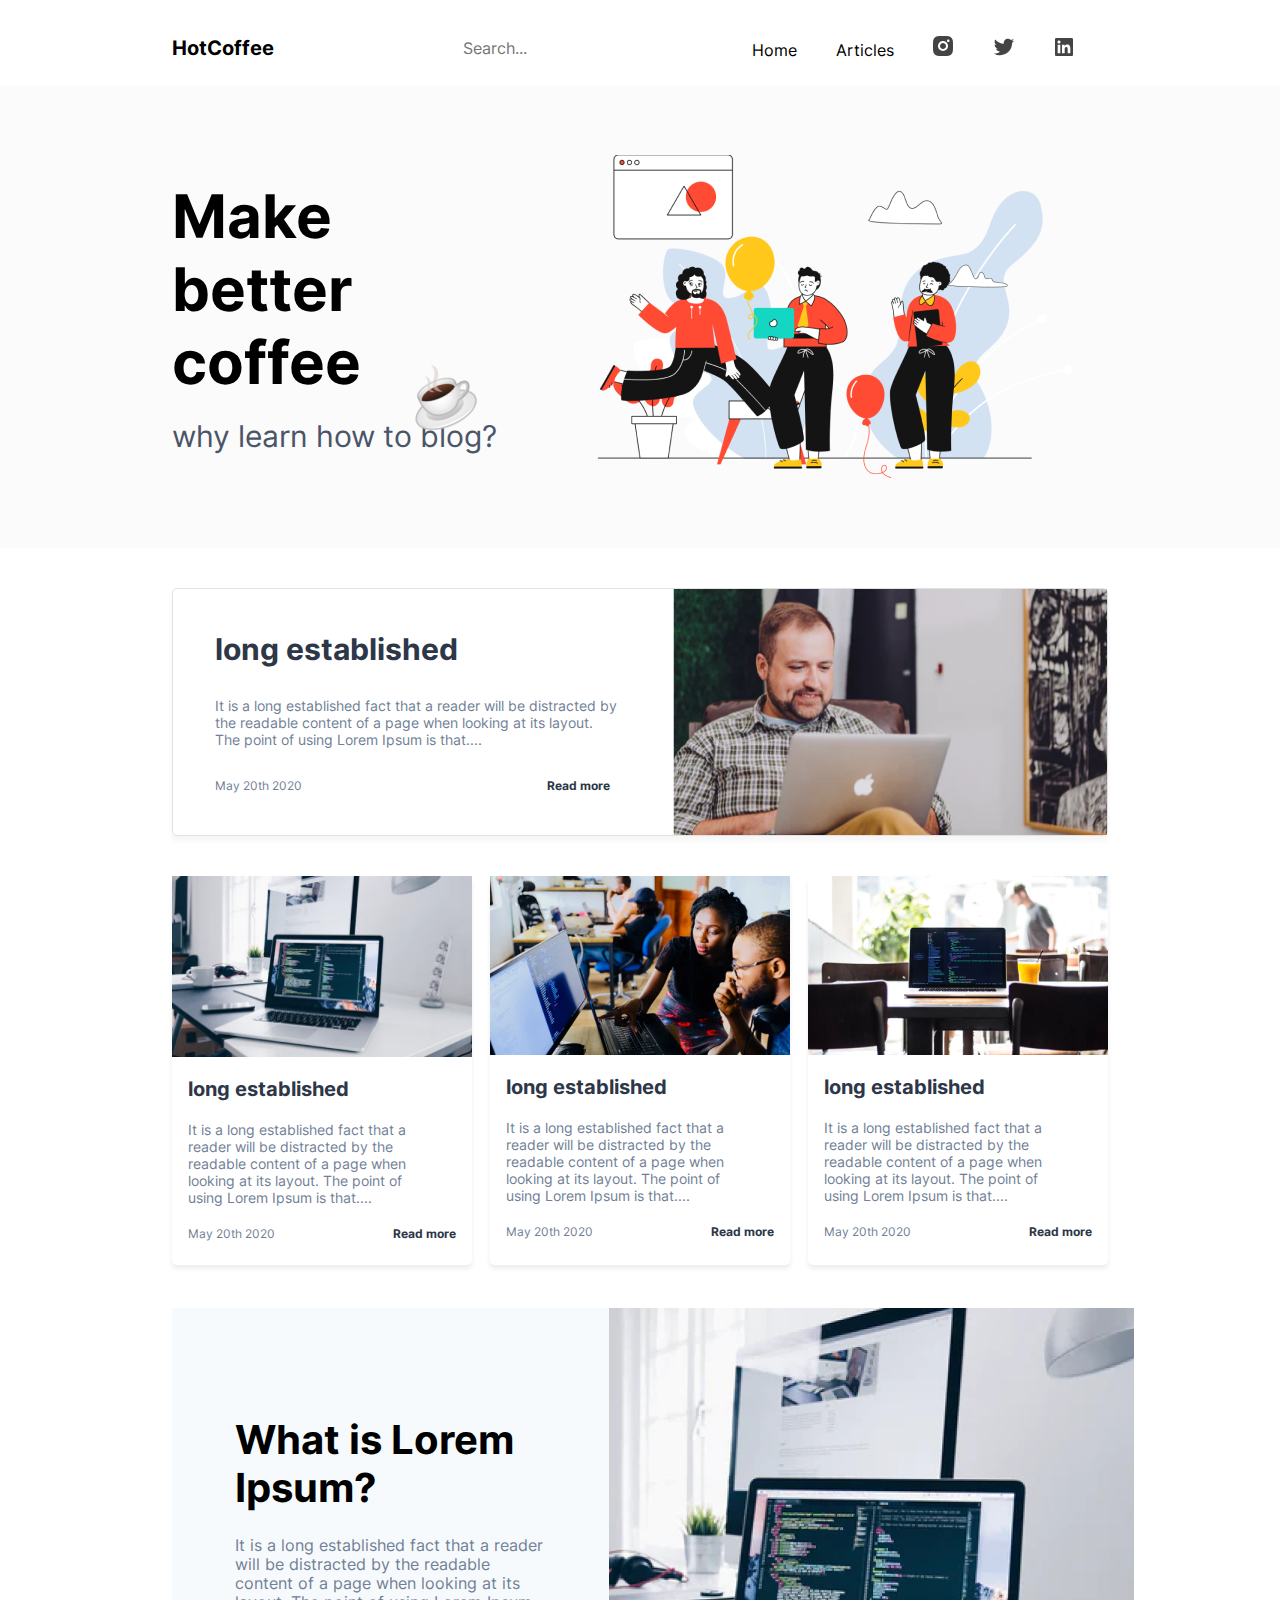
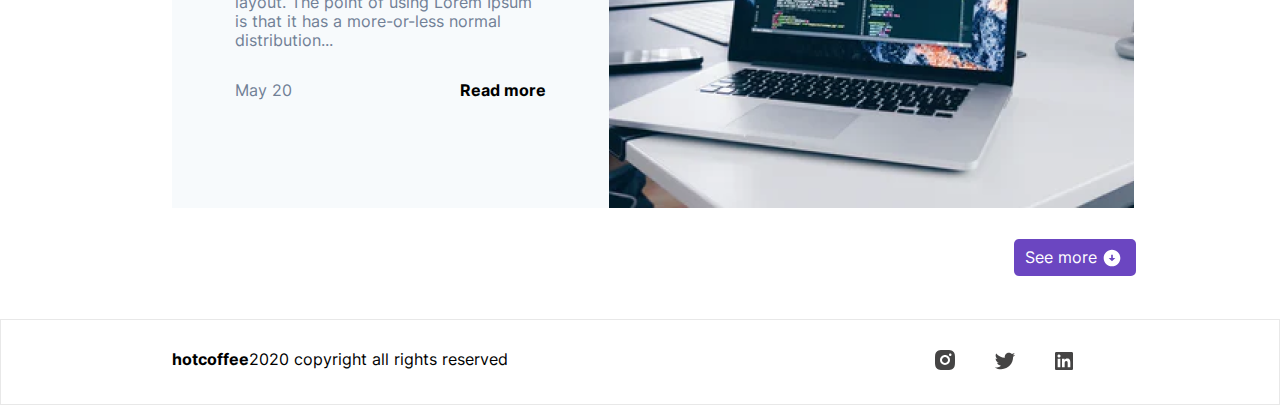
<file: index.html>
<!DOCTYPE html>
<html lang="en">
<head>
    <meta charset="UTF-8">
    <meta http-equiv="X-UA-Compatible" content="IE=edge">
    <meta name="viewport" content="width=device-width, initial-scale=1.0">
    <link rel="stylesheet" href="./style/style.css">
    <title>Document</title>
</head>
<body>
    <nav class="nav">
        <div class="container">
            <div class="nav__content">
                <h1 class="nav__title">HotCoffee</h1>
                <svg class="nav__poisk" width="18" height="18" viewBox="0 0 18 18" fill="none" xmlns="http://www.w3.org/2000/svg">
                    <path d="M14.0258 12.8475L17.595 16.4159L16.4158 17.595L12.8475 14.0259C11.5198 15.0902 9.86834 15.6691 8.16667 15.6667C4.02667 15.6667 0.666672 12.3067 0.666672 8.16669C0.666672 4.02669 4.02667 0.666687 8.16667 0.666687C12.3067 0.666687 15.6667 4.02669 15.6667 8.16669C15.6691 9.86835 15.0902 11.5198 14.0258 12.8475ZM12.3542 12.2292C13.4118 11.1416 14.0024 9.68371 14 8.16669C14 4.94335 11.3892 2.33335 8.16667 2.33335C4.94334 2.33335 2.33334 4.94335 2.33334 8.16669C2.33334 11.3892 4.94334 14 8.16667 14C9.6837 14.0024 11.1416 13.4118 12.2292 12.3542L12.3542 12.2292Z" fill="black"/>
                    </svg>  
                <p><input class="nav__search" placeholder="Search..."  type ="text" ></p>
                <ul class="nav__list">
                    <li>
                        <a href="" class="nav__link">Home</a>
                        <a href="" class="nav__link">Articles</a>
                        <a href="" class="nav__link">
                            <svg width="20" height="20" viewBox="0 0 20 20" fill="none" xmlns="http://www.w3.org/2000/svg">
                            <path d="M10 0C12.717 0 13.056 0.00999994 14.122 0.0599999C15.187 0.11 15.912 0.277 16.55 0.525C17.21 0.779 17.766 1.123 18.322 1.678C18.8305 2.1779 19.224 2.78259 19.475 3.45C19.722 4.087 19.89 4.813 19.94 5.878C19.987 6.944 20 7.283 20 10C20 12.717 19.99 13.056 19.94 14.122C19.89 15.187 19.722 15.912 19.475 16.55C19.2247 17.2178 18.8311 17.8226 18.322 18.322C17.822 18.8303 17.2173 19.2238 16.55 19.475C15.913 19.722 15.187 19.89 14.122 19.94C13.056 19.987 12.717 20 10 20C7.283 20 6.944 19.99 5.878 19.94C4.813 19.89 4.088 19.722 3.45 19.475C2.78233 19.2245 2.17753 18.8309 1.678 18.322C1.16941 17.8222 0.775931 17.2175 0.525 16.55C0.277 15.913 0.11 15.187 0.0599999 14.122C0.0129999 13.056 0 12.717 0 10C0 7.283 0.00999994 6.944 0.0599999 5.878C0.11 4.812 0.277 4.088 0.525 3.45C0.775236 2.78218 1.1688 2.17732 1.678 1.678C2.17767 1.16923 2.78243 0.775729 3.45 0.525C4.088 0.277 4.812 0.11 5.878 0.0599999C6.944 0.0129999 7.283 0 10 0ZM10 5C8.67392 5 7.40215 5.52678 6.46447 6.46447C5.52678 7.40215 5 8.67392 5 10C5 11.3261 5.52678 12.5979 6.46447 13.5355C7.40215 14.4732 8.67392 15 10 15C11.3261 15 12.5979 14.4732 13.5355 13.5355C14.4732 12.5979 15 11.3261 15 10C15 8.67392 14.4732 7.40215 13.5355 6.46447C12.5979 5.52678 11.3261 5 10 5ZM16.5 4.75C16.5 4.41848 16.3683 4.10054 16.1339 3.86612C15.8995 3.6317 15.5815 3.5 15.25 3.5C14.9185 3.5 14.6005 3.6317 14.3661 3.86612C14.1317 4.10054 14 4.41848 14 4.75C14 5.08152 14.1317 5.39946 14.3661 5.63388C14.6005 5.8683 14.9185 6 15.25 6C15.5815 6 15.8995 5.8683 16.1339 5.63388C16.3683 5.39946 16.5 5.08152 16.5 4.75ZM10 7C10.7956 7 11.5587 7.31607 12.1213 7.87868C12.6839 8.44129 13 9.20435 13 10C13 10.7956 12.6839 11.5587 12.1213 12.1213C11.5587 12.6839 10.7956 13 10 13C9.20435 13 8.44129 12.6839 7.87868 12.1213C7.31607 11.5587 7 10.7956 7 10C7 9.20435 7.31607 8.44129 7.87868 7.87868C8.44129 7.31607 9.20435 7 10 7Z" fill="#454444"/>
                            </svg>
                        </a>
                        <a href="" class="nav__link">
                            <svg width="22" height="18" viewBox="0 0 22 18" fill="none" xmlns="http://www.w3.org/2000/svg">
                                <path d="M21.162 2.65599C20.3986 2.99368 19.589 3.21546 18.76 3.31399C19.6337 2.79142 20.2877 1.969 20.6 0.999988C19.78 1.48799 18.881 1.82999 17.944 2.01499C17.3146 1.34157 16.4804 0.894951 15.5709 0.744572C14.6615 0.594194 13.7279 0.748479 12.9153 1.18344C12.1026 1.6184 11.4564 2.30967 11.0771 3.14978C10.6978 3.98989 10.6067 4.93177 10.818 5.82899C9.1551 5.74564 7.52832 5.31351 6.04328 4.56065C4.55823 3.80779 3.24812 2.75104 2.19799 1.45899C1.82628 2.09744 1.63095 2.82321 1.63199 3.56199C1.63199 5.01199 2.36999 6.29299 3.49199 7.04299C2.828 7.02208 2.17862 6.84277 1.59799 6.51999V6.57199C1.59819 7.53769 1.93236 8.4736 2.54384 9.22105C3.15532 9.96849 4.00647 10.4815 4.95299 10.673C4.33661 10.84 3.6903 10.8646 3.06299 10.745C3.32986 11.5762 3.85 12.3032 4.55058 12.8241C5.25117 13.345 6.09712 13.6338 6.96999 13.65C6.10247 14.3313 5.10917 14.835 4.04687 15.1322C2.98458 15.4293 1.87412 15.5142 0.778992 15.382C2.69069 16.6114 4.91609 17.2641 7.18899 17.262C14.882 17.262 19.089 10.889 19.089 5.36199C19.089 5.18199 19.084 4.99999 19.076 4.82199C19.8949 4.23016 20.6016 3.49701 21.163 2.65699L21.162 2.65599Z" fill="#454444"/>
                                </svg>
                        </a>
                        <a href="" class="nav__link">
                            <svg width="18" height="18" viewBox="0 0 18 18" fill="none" xmlns="http://www.w3.org/2000/svg">
                                <path d="M15.335 15.339H12.67V11.162C12.67 10.166 12.65 8.884 11.28 8.884C9.891 8.884 9.679 9.968 9.679 11.089V15.339H7.013V6.75H9.573V7.92H9.608C9.966 7.246 10.836 6.533 12.136 6.533C14.836 6.533 15.336 8.311 15.336 10.624V15.339H15.335ZM4.003 5.575C3.79956 5.57526 3.59806 5.53537 3.41006 5.45761C3.22207 5.37984 3.05127 5.26574 2.90746 5.12184C2.76365 4.97793 2.64965 4.80706 2.57201 4.61901C2.49437 4.43097 2.4546 4.22944 2.455 4.026C2.4552 3.71983 2.54618 3.4206 2.71644 3.16615C2.8867 2.91169 3.12859 2.71343 3.41153 2.59645C3.69447 2.47947 4.00574 2.44902 4.30598 2.50894C4.60622 2.56886 4.88196 2.71648 5.09831 2.93311C5.31466 3.14974 5.46191 3.42566 5.52145 3.72598C5.58099 4.0263 5.55013 4.33753 5.43278 4.62032C5.31543 4.9031 5.11687 5.14474 4.86219 5.31467C4.60751 5.4846 4.30817 5.5752 4.002 5.575H4.003ZM5.339 15.339H2.666V6.75H5.34V15.339H5.339ZM16.67 0H1.329C0.593 0 0 0.58 0 1.297V16.703C0 17.42 0.594 18 1.328 18H16.666C17.4 18 18 17.42 18 16.703V1.297C18 0.58 17.4 0 16.666 0H16.669H16.67Z" fill="#454444"/>
                                </svg>
                        </a>
                  </li>
                </ul>
            </div>
        </div>
    </nav>
    <header class="header">
        <div class="container">
            <div class="header__content">
                <div class="header__content-second">
                <h1 class="header__title">Make better coffee</h1>
                <img src="./img/header.png" alt="" class="header__img">
                <span class="header__span">why learn how to blog?</span>
            </div>
                <img src="./img/header__img.png" alt="" class="header__bg">
            </div>
        </div>
    </header>
    <main class="main">
        <div class="container">
            <section class="main__content">
                <div class="main__content-second">
                <h1 class="main__title">long established</h1>
                <p class="main__txt">It is a long established fact that a reader will be distracted by the readable content of a page when looking at its layout. The point of using Lorem Ipsum is that....</p>
                <div class="main__nav">
                    <p class="main__text">May 20th 2020</p>
                <a href="./index1.html" class="main__link">Read more</a>
                </div>
                </div>
                <img src="./img/main.png" alt="" class="main__img">
            </section>
            <section class="cards">
                <div class="card__comp">
                    <img src="./img/card1.png" alt="">
                    <h3 class="card__title">long established</h3>
                    <p class="card__txt">It is a long established fact that a reader will be distracted by the readable content of a page when looking at its layout. The point of using Lorem Ipsum is that....</p>
                    <div class="card__botton">
                        <p class="card__text">May 20th 2020</p>
                        <a href="" class="card__link">Read more</a>
                    </div>
                </div>
                <div class="card__comp">
                    <img src="./img/card2.png" alt="">
                    <h3 class="card__title">long established</h3>
                    <p class="card__txt">It is a long established fact that a reader will be distracted by the readable content of a page when looking at its layout. The point of using Lorem Ipsum is that....</p>
                    <div class="card__botton">
                        <p class="card__text">May 20th 2020</p>
                        <a href="" class="card__link">Read more</a>
                    </div>
                </div>
                <div class="card__comp">
                    <img src="./img/card3.png" alt="">
                    <h3 class="card__title">long established</h3>
                    <p class="card__txt">It is a long established fact that a reader will be distracted by the readable content of a page when looking at its layout. The point of using Lorem Ipsum is that....</p>
                    <div class="card__botton">
                        <p class="card__text">May 20th 2020</p>
                        <a href="" class="card__link">Read more</a>
                    </div>
                </div>
            </section>
            <div class="lorem">
                <div class="ipsum">
                    <h1 class="lorem__title">What is Lorem Ipsum?</h1>
                    <p class="lorem__txt">It is a long established fact that a reader will be distracted by the readable content of a page when looking at its layout. The point of using Lorem Ipsum is that it has a more-or-less normal distribution...</p>
                    <div class="read">
                        <p class="lorem__text">May 20</p>
                        <a href="" class="lorem__link">Read more</a>
                    </div>
                </div>  
                <img src="./img/comp.png" alt="">
            </div>
            <div class="button">
                <a href="" class="main__btn btn">See more <svg width="18" height="18" viewBox="0 0 18 18" fill="none" xmlns="http://www.w3.org/2000/svg">
                    <path d="M8.99999 0.666626C13.6 0.666626 17.3333 4.39996 17.3333 8.99996C17.3333 13.6 13.6 17.3333 8.99999 17.3333C4.39999 17.3333 0.666656 13.6 0.666656 8.99996C0.666656 4.39996 4.39999 0.666626 8.99999 0.666626ZM9.83332 8.99996V5.66663H8.16666V8.99996H5.66666L8.99999 12.3333L12.3333 8.99996H9.83332Z" fill="white"/>
                    </svg>
                 </a>
            </div>
        </div>

    </main>
    <footer>
        <div class="container">
            <div class="footer__content">
                <p class="footer__txt"><b>hotcoffee</b>2020 copyright all rights reserved</p>
                <ul class="footer__list">
                    <li>
                        <a href="" class="footer__link">
                        <svg width="20" height="20" viewBox="0 0 20 20" fill="none" xmlns="http://www.w3.org/2000/svg">
                        <path d="M10 0C12.717 0 13.056 0.00999994 14.122 0.0599999C15.187 0.11 15.912 0.277 16.55 0.525C17.21 0.779 17.766 1.123 18.322 1.678C18.8305 2.1779 19.224 2.78259 19.475 3.45C19.722 4.087 19.89 4.813 19.94 5.878C19.987 6.944 20 7.283 20 10C20 12.717 19.99 13.056 19.94 14.122C19.89 15.187 19.722 15.912 19.475 16.55C19.2247 17.2178 18.8311 17.8226 18.322 18.322C17.822 18.8303 17.2173 19.2238 16.55 19.475C15.913 19.722 15.187 19.89 14.122 19.94C13.056 19.987 12.717 20 10 20C7.283 20 6.944 19.99 5.878 19.94C4.813 19.89 4.088 19.722 3.45 19.475C2.78233 19.2245 2.17753 18.8309 1.678 18.322C1.16941 17.8222 0.775931 17.2175 0.525 16.55C0.277 15.913 0.11 15.187 0.0599999 14.122C0.0129999 13.056 0 12.717 0 10C0 7.283 0.00999994 6.944 0.0599999 5.878C0.11 4.812 0.277 4.088 0.525 3.45C0.775236 2.78218 1.1688 2.17732 1.678 1.678C2.17767 1.16923 2.78243 0.775729 3.45 0.525C4.088 0.277 4.812 0.11 5.878 0.0599999C6.944 0.0129999 7.283 0 10 0ZM10 5C8.67392 5 7.40215 5.52678 6.46447 6.46447C5.52678 7.40215 5 8.67392 5 10C5 11.3261 5.52678 12.5979 6.46447 13.5355C7.40215 14.4732 8.67392 15 10 15C11.3261 15 12.5979 14.4732 13.5355 13.5355C14.4732 12.5979 15 11.3261 15 10C15 8.67392 14.4732 7.40215 13.5355 6.46447C12.5979 5.52678 11.3261 5 10 5ZM16.5 4.75C16.5 4.41848 16.3683 4.10054 16.1339 3.86612C15.8995 3.6317 15.5815 3.5 15.25 3.5C14.9185 3.5 14.6005 3.6317 14.3661 3.86612C14.1317 4.10054 14 4.41848 14 4.75C14 5.08152 14.1317 5.39946 14.3661 5.63388C14.6005 5.8683 14.9185 6 15.25 6C15.5815 6 15.8995 5.8683 16.1339 5.63388C16.3683 5.39946 16.5 5.08152 16.5 4.75ZM10 7C10.7956 7 11.5587 7.31607 12.1213 7.87868C12.6839 8.44129 13 9.20435 13 10C13 10.7956 12.6839 11.5587 12.1213 12.1213C11.5587 12.6839 10.7956 13 10 13C9.20435 13 8.44129 12.6839 7.87868 12.1213C7.31607 11.5587 7 10.7956 7 10C7 9.20435 7.31607 8.44129 7.87868 7.87868C8.44129 7.31607 9.20435 7 10 7Z" fill="#454444"/>
                        </svg>
                    </a>
                        <a href="" class="footer__link">
                            <svg width="22" height="18" viewBox="0 0 22 18" fill="none" xmlns="http://www.w3.org/2000/svg">
                            <path d="M21.162 2.65599C20.3986 2.99368 19.589 3.21546 18.76 3.31399C19.6337 2.79142 20.2877 1.969 20.6 0.999988C19.78 1.48799 18.881 1.82999 17.944 2.01499C17.3146 1.34157 16.4804 0.894951 15.5709 0.744572C14.6615 0.594194 13.7279 0.748479 12.9153 1.18344C12.1026 1.6184 11.4564 2.30967 11.0771 3.14978C10.6978 3.98989 10.6067 4.93177 10.818 5.82899C9.1551 5.74564 7.52832 5.31351 6.04328 4.56065C4.55823 3.80779 3.24812 2.75104 2.19799 1.45899C1.82628 2.09744 1.63095 2.82321 1.63199 3.56199C1.63199 5.01199 2.36999 6.29299 3.49199 7.04299C2.828 7.02208 2.17862 6.84277 1.59799 6.51999V6.57199C1.59819 7.53769 1.93236 8.4736 2.54384 9.22105C3.15532 9.96849 4.00647 10.4815 4.95299 10.673C4.33661 10.84 3.6903 10.8646 3.06299 10.745C3.32986 11.5762 3.85 12.3032 4.55058 12.8241C5.25117 13.345 6.09712 13.6338 6.96999 13.65C6.10247 14.3313 5.10917 14.835 4.04687 15.1322C2.98458 15.4293 1.87412 15.5142 0.778992 15.382C2.69069 16.6114 4.91609 17.2641 7.18899 17.262C14.882 17.262 19.089 10.889 19.089 5.36199C19.089 5.18199 19.084 4.99999 19.076 4.82199C19.8949 4.23016 20.6016 3.49701 21.163 2.65699L21.162 2.65599Z" fill="#454444"/>
                            </svg>
                        </a>
                        <a href="" class="footer__link">
                            <svg width="18" height="18" viewBox="0 0 18 18" fill="none" xmlns="http://www.w3.org/2000/svg">
                                <path d="M15.335 15.339H12.67V11.162C12.67 10.166 12.65 8.884 11.28 8.884C9.891 8.884 9.679 9.968 9.679 11.089V15.339H7.013V6.75H9.573V7.92H9.608C9.966 7.246 10.836 6.533 12.136 6.533C14.836 6.533 15.336 8.311 15.336 10.624V15.339H15.335ZM4.003 5.575C3.79956 5.57526 3.59806 5.53537 3.41006 5.45761C3.22207 5.37984 3.05127 5.26574 2.90746 5.12184C2.76365 4.97793 2.64965 4.80706 2.57201 4.61901C2.49437 4.43097 2.4546 4.22944 2.455 4.026C2.4552 3.71983 2.54618 3.4206 2.71644 3.16615C2.8867 2.91169 3.12859 2.71343 3.41153 2.59645C3.69447 2.47947 4.00574 2.44902 4.30598 2.50894C4.60622 2.56886 4.88196 2.71648 5.09831 2.93311C5.31466 3.14974 5.46191 3.42566 5.52145 3.72598C5.58099 4.0263 5.55013 4.33753 5.43278 4.62032C5.31543 4.9031 5.11687 5.14474 4.86219 5.31467C4.60751 5.4846 4.30817 5.5752 4.002 5.575H4.003ZM5.339 15.339H2.666V6.75H5.34V15.339H5.339ZM16.67 0H1.329C0.593 0 0 0.58 0 1.297V16.703C0 17.42 0.594 18 1.328 18H16.666C17.4 18 18 17.42 18 16.703V1.297C18 0.58 17.4 0 16.666 0H16.669H16.67Z" fill="#454444"/>
                                </svg>
                        </a>
                    </li>
                </ul>
            </div>
        </div>
    </footer>
</body>
</html>
</file>
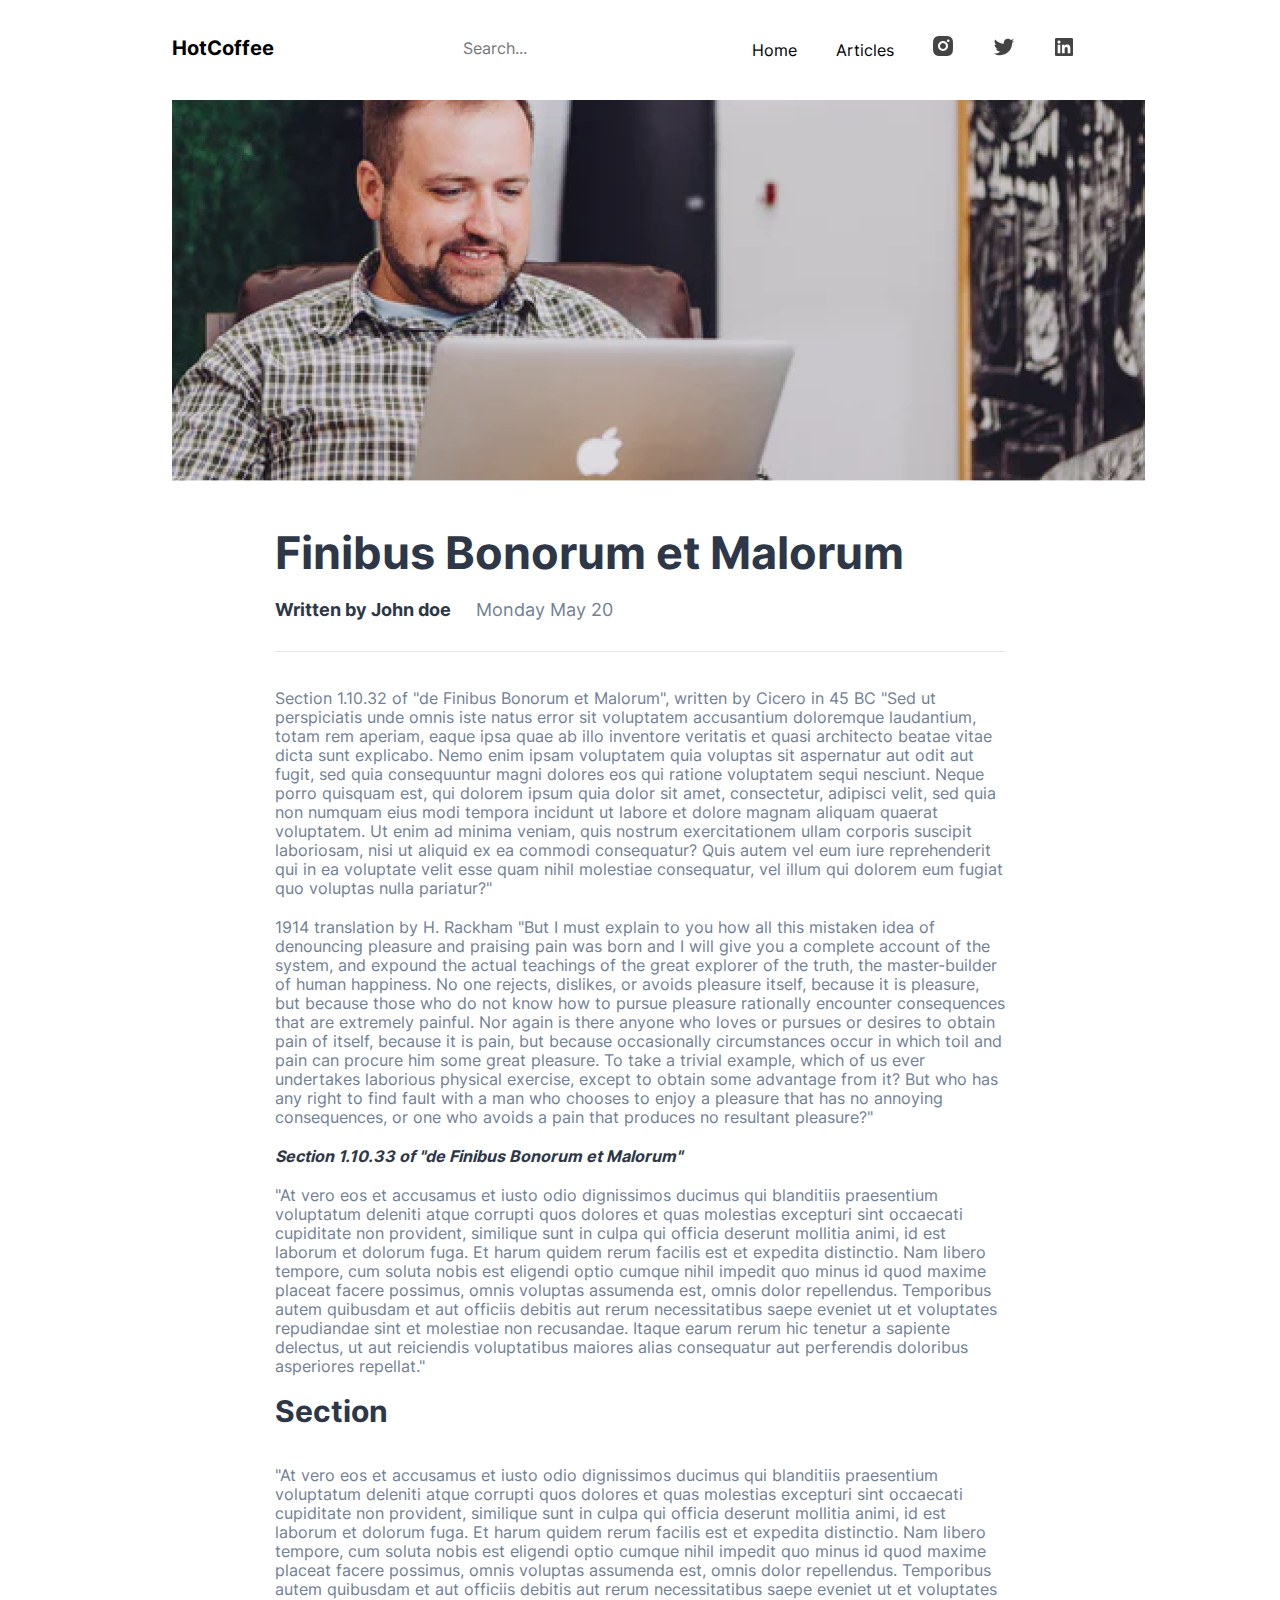
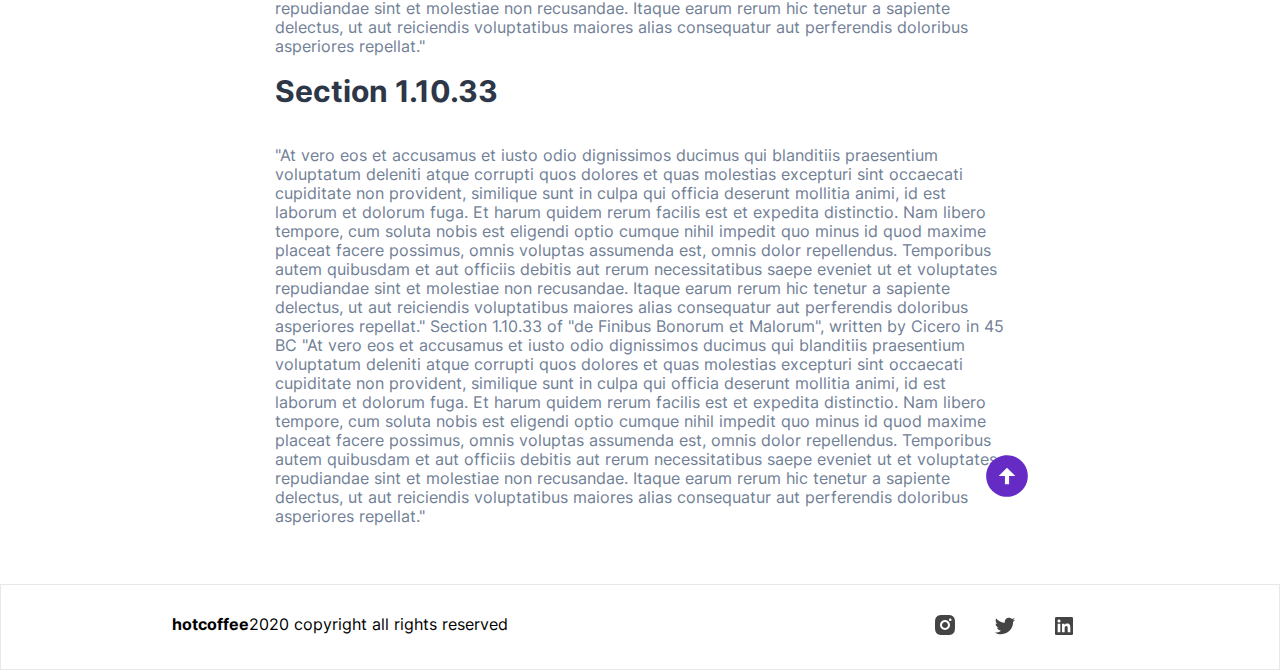
<file: index1.html>
<!DOCTYPE html>
<html lang="en">
<head>
    <meta charset="UTF-8">
    <meta http-equiv="X-UA-Compatible" content="IE=edge">
    <meta name="viewport" content="width=device-width, initial-scale=1.0">
    <link rel="stylesheet" href="./style/style.css">
    <title>Document</title>
</head>
<body>
    <nav class="nav" id="header">
        <div class="container">
            <div class="nav__content">
                <h1 class="nav__title">HotCoffee</h1>
                <svg class="nav__poisk" width="18" height="18" viewBox="0 0 18 18" fill="none" xmlns="http://www.w3.org/2000/svg">
                    <path d="M14.0258 12.8475L17.595 16.4159L16.4158 17.595L12.8475 14.0259C11.5198 15.0902 9.86834 15.6691 8.16667 15.6667C4.02667 15.6667 0.666672 12.3067 0.666672 8.16669C0.666672 4.02669 4.02667 0.666687 8.16667 0.666687C12.3067 0.666687 15.6667 4.02669 15.6667 8.16669C15.6691 9.86835 15.0902 11.5198 14.0258 12.8475ZM12.3542 12.2292C13.4118 11.1416 14.0024 9.68371 14 8.16669C14 4.94335 11.3892 2.33335 8.16667 2.33335C4.94334 2.33335 2.33334 4.94335 2.33334 8.16669C2.33334 11.3892 4.94334 14 8.16667 14C9.6837 14.0024 11.1416 13.4118 12.2292 12.3542L12.3542 12.2292Z" fill="black"/>
                    </svg>  
                <p><input class="nav__search" placeholder="Search..."  type ="text" ></p>
                <ul class="nav__list">
                    <li>
                        <a href="./index.html" class="nav__link">Home</a>
                        <a href="" class="nav__link">Articles</a>
                        <a href="" class="nav__link">
                            <svg width="20" height="20" viewBox="0 0 20 20" fill="none" xmlns="http://www.w3.org/2000/svg">
                            <path d="M10 0C12.717 0 13.056 0.00999994 14.122 0.0599999C15.187 0.11 15.912 0.277 16.55 0.525C17.21 0.779 17.766 1.123 18.322 1.678C18.8305 2.1779 19.224 2.78259 19.475 3.45C19.722 4.087 19.89 4.813 19.94 5.878C19.987 6.944 20 7.283 20 10C20 12.717 19.99 13.056 19.94 14.122C19.89 15.187 19.722 15.912 19.475 16.55C19.2247 17.2178 18.8311 17.8226 18.322 18.322C17.822 18.8303 17.2173 19.2238 16.55 19.475C15.913 19.722 15.187 19.89 14.122 19.94C13.056 19.987 12.717 20 10 20C7.283 20 6.944 19.99 5.878 19.94C4.813 19.89 4.088 19.722 3.45 19.475C2.78233 19.2245 2.17753 18.8309 1.678 18.322C1.16941 17.8222 0.775931 17.2175 0.525 16.55C0.277 15.913 0.11 15.187 0.0599999 14.122C0.0129999 13.056 0 12.717 0 10C0 7.283 0.00999994 6.944 0.0599999 5.878C0.11 4.812 0.277 4.088 0.525 3.45C0.775236 2.78218 1.1688 2.17732 1.678 1.678C2.17767 1.16923 2.78243 0.775729 3.45 0.525C4.088 0.277 4.812 0.11 5.878 0.0599999C6.944 0.0129999 7.283 0 10 0ZM10 5C8.67392 5 7.40215 5.52678 6.46447 6.46447C5.52678 7.40215 5 8.67392 5 10C5 11.3261 5.52678 12.5979 6.46447 13.5355C7.40215 14.4732 8.67392 15 10 15C11.3261 15 12.5979 14.4732 13.5355 13.5355C14.4732 12.5979 15 11.3261 15 10C15 8.67392 14.4732 7.40215 13.5355 6.46447C12.5979 5.52678 11.3261 5 10 5ZM16.5 4.75C16.5 4.41848 16.3683 4.10054 16.1339 3.86612C15.8995 3.6317 15.5815 3.5 15.25 3.5C14.9185 3.5 14.6005 3.6317 14.3661 3.86612C14.1317 4.10054 14 4.41848 14 4.75C14 5.08152 14.1317 5.39946 14.3661 5.63388C14.6005 5.8683 14.9185 6 15.25 6C15.5815 6 15.8995 5.8683 16.1339 5.63388C16.3683 5.39946 16.5 5.08152 16.5 4.75ZM10 7C10.7956 7 11.5587 7.31607 12.1213 7.87868C12.6839 8.44129 13 9.20435 13 10C13 10.7956 12.6839 11.5587 12.1213 12.1213C11.5587 12.6839 10.7956 13 10 13C9.20435 13 8.44129 12.6839 7.87868 12.1213C7.31607 11.5587 7 10.7956 7 10C7 9.20435 7.31607 8.44129 7.87868 7.87868C8.44129 7.31607 9.20435 7 10 7Z" fill="#454444"/>
                            </svg>
                        </a>
                        <a href="" class="nav__link">
                            <svg width="22" height="18" viewBox="0 0 22 18" fill="none" xmlns="http://www.w3.org/2000/svg">
                                <path d="M21.162 2.65599C20.3986 2.99368 19.589 3.21546 18.76 3.31399C19.6337 2.79142 20.2877 1.969 20.6 0.999988C19.78 1.48799 18.881 1.82999 17.944 2.01499C17.3146 1.34157 16.4804 0.894951 15.5709 0.744572C14.6615 0.594194 13.7279 0.748479 12.9153 1.18344C12.1026 1.6184 11.4564 2.30967 11.0771 3.14978C10.6978 3.98989 10.6067 4.93177 10.818 5.82899C9.1551 5.74564 7.52832 5.31351 6.04328 4.56065C4.55823 3.80779 3.24812 2.75104 2.19799 1.45899C1.82628 2.09744 1.63095 2.82321 1.63199 3.56199C1.63199 5.01199 2.36999 6.29299 3.49199 7.04299C2.828 7.02208 2.17862 6.84277 1.59799 6.51999V6.57199C1.59819 7.53769 1.93236 8.4736 2.54384 9.22105C3.15532 9.96849 4.00647 10.4815 4.95299 10.673C4.33661 10.84 3.6903 10.8646 3.06299 10.745C3.32986 11.5762 3.85 12.3032 4.55058 12.8241C5.25117 13.345 6.09712 13.6338 6.96999 13.65C6.10247 14.3313 5.10917 14.835 4.04687 15.1322C2.98458 15.4293 1.87412 15.5142 0.778992 15.382C2.69069 16.6114 4.91609 17.2641 7.18899 17.262C14.882 17.262 19.089 10.889 19.089 5.36199C19.089 5.18199 19.084 4.99999 19.076 4.82199C19.8949 4.23016 20.6016 3.49701 21.163 2.65699L21.162 2.65599Z" fill="#454444"/>
                                </svg>
                        </a>
                        <a href="" class="nav__link">
                            <svg width="18" height="18" viewBox="0 0 18 18" fill="none" xmlns="http://www.w3.org/2000/svg">
                                <path d="M15.335 15.339H12.67V11.162C12.67 10.166 12.65 8.884 11.28 8.884C9.891 8.884 9.679 9.968 9.679 11.089V15.339H7.013V6.75H9.573V7.92H9.608C9.966 7.246 10.836 6.533 12.136 6.533C14.836 6.533 15.336 8.311 15.336 10.624V15.339H15.335ZM4.003 5.575C3.79956 5.57526 3.59806 5.53537 3.41006 5.45761C3.22207 5.37984 3.05127 5.26574 2.90746 5.12184C2.76365 4.97793 2.64965 4.80706 2.57201 4.61901C2.49437 4.43097 2.4546 4.22944 2.455 4.026C2.4552 3.71983 2.54618 3.4206 2.71644 3.16615C2.8867 2.91169 3.12859 2.71343 3.41153 2.59645C3.69447 2.47947 4.00574 2.44902 4.30598 2.50894C4.60622 2.56886 4.88196 2.71648 5.09831 2.93311C5.31466 3.14974 5.46191 3.42566 5.52145 3.72598C5.58099 4.0263 5.55013 4.33753 5.43278 4.62032C5.31543 4.9031 5.11687 5.14474 4.86219 5.31467C4.60751 5.4846 4.30817 5.5752 4.002 5.575H4.003ZM5.339 15.339H2.666V6.75H5.34V15.339H5.339ZM16.67 0H1.329C0.593 0 0 0.58 0 1.297V16.703C0 17.42 0.594 18 1.328 18H16.666C17.4 18 18 17.42 18 16.703V1.297C18 0.58 17.4 0 16.666 0H16.669H16.67Z" fill="#454444"/>
                                </svg>
                        </a>
                  </li>
                </ul>
            </div>
        </div>
    </nav>
    <header>
        <div class="container">
            <div class="header__back">
            <img src="./img/header__bg.png" alt="">
            </div>
        </div>
    </header>
    <main>
        <div class="main__container">
            <div class="fini__content">
            <h1 class="fini__title">Finibus Bonorum et Malorum</h1>
            <div class="fini__subtitle">
                <p class="fini__text">Written by John doe</p>
                <p class="fini__txt">Monday  May 20</p>
            </div> 
            </div>
            <div class="section__text">
                <p class="section__txt">
                    Section 1.10.32 of "de Finibus Bonorum et Malorum", written by Cicero in 45 BC
"Sed ut perspiciatis unde omnis iste natus error sit voluptatem accusantium doloremque laudantium, totam rem aperiam, eaque ipsa quae ab illo inventore veritatis et quasi architecto beatae vitae dicta sunt explicabo. Nemo enim ipsam voluptatem quia voluptas sit aspernatur aut odit aut fugit, sed quia consequuntur magni dolores eos qui ratione voluptatem sequi nesciunt. Neque porro quisquam est, qui dolorem ipsum quia dolor sit amet, consectetur, adipisci velit, sed quia non numquam eius modi tempora incidunt ut labore et dolore magnam aliquam quaerat voluptatem. Ut enim ad minima veniam, quis nostrum exercitationem ullam corporis suscipit laboriosam, nisi ut aliquid ex ea commodi consequatur? Quis autem vel eum iure reprehenderit qui in ea voluptate velit esse quam nihil molestiae consequatur, vel illum qui dolorem eum fugiat quo voluptas nulla pariatur?"
                </p>
                <p class="section__txt">
1914 translation by H. Rackham
"But I must explain to you how all this mistaken idea of denouncing pleasure and praising pain was born and I will give you a complete account of the system, and expound the actual teachings of the great explorer of the truth, the master-builder of human happiness. No one rejects, dislikes, or avoids pleasure itself, because it is pleasure, but because those who do not know how to pursue pleasure rationally encounter consequences that are extremely painful. Nor again is there anyone who loves or pursues or desires to obtain pain of itself, because it is pain, but because occasionally circumstances occur in which toil and pain can procure him some great pleasure. To take a trivial example, which of us ever undertakes laborious physical exercise, except to obtain some advantage from it? But who has any right to find fault with a man who chooses to enjoy a pleasure that has no annoying consequences, or one who avoids a pain that produces no resultant pleasure?"
                </p>
                <p class="section__italic">
                    Section 1.10.33 of "de Finibus Bonorum et Malorum"
                </p>
                <p class="section__txt">
                    "At vero eos et accusamus et iusto odio dignissimos ducimus qui blanditiis praesentium voluptatum deleniti atque corrupti quos dolores et quas molestias excepturi sint occaecati cupiditate non provident, similique sunt in culpa qui officia deserunt mollitia animi, id est laborum et dolorum fuga. Et harum quidem rerum facilis est et expedita distinctio. Nam libero tempore, cum soluta nobis est eligendi optio cumque nihil impedit quo minus id quod maxime placeat facere possimus, omnis voluptas assumenda est, omnis dolor repellendus. Temporibus autem quibusdam et aut officiis debitis aut rerum necessitatibus saepe eveniet ut et voluptates repudiandae sint et molestiae non recusandae. Itaque earum rerum hic tenetur a sapiente delectus, ut aut reiciendis voluptatibus maiores alias consequatur aut perferendis doloribus asperiores repellat."
                   </p>
                   <p class="section__title">Section</p>
                   <p class="section__txt">
                    "At vero eos et accusamus et iusto odio dignissimos ducimus qui blanditiis praesentium voluptatum deleniti atque corrupti quos dolores et quas molestias excepturi sint occaecati cupiditate non provident, similique sunt in culpa qui officia deserunt mollitia animi, id est laborum et dolorum fuga. Et harum quidem rerum facilis est et expedita distinctio. Nam libero tempore, cum soluta nobis est eligendi optio cumque nihil impedit quo minus id quod maxime placeat facere possimus, omnis voluptas assumenda est, omnis dolor repellendus. Temporibus autem quibusdam et aut officiis debitis aut rerum necessitatibus saepe eveniet ut et voluptates repudiandae sint et molestiae non recusandae. Itaque earum rerum hic tenetur a sapiente delectus, ut aut reiciendis voluptatibus maiores alias consequatur aut perferendis doloribus asperiores repellat."
                   </p>
                   <p class="section__title">Section 1.10.33</p>
                   <p class="section__txet">
                    "At vero eos et accusamus et iusto odio dignissimos ducimus qui blanditiis praesentium voluptatum deleniti atque corrupti quos dolores et quas molestias excepturi sint occaecati cupiditate non provident, similique sunt in culpa qui officia deserunt mollitia animi, id est laborum et dolorum fuga. Et harum quidem rerum facilis est et expedita distinctio. Nam libero tempore, cum soluta nobis est eligendi optio cumque nihil impedit quo minus id quod maxime placeat facere possimus, omnis voluptas assumenda est, omnis dolor repellendus. Temporibus autem quibusdam et aut officiis debitis aut rerum necessitatibus saepe eveniet ut et voluptates repudiandae sint et molestiae non recusandae. Itaque earum rerum hic tenetur a sapiente delectus, ut aut reiciendis voluptatibus maiores alias consequatur aut perferendis doloribus asperiores repellat."
                    Section 1.10.33 of "de Finibus Bonorum et Malorum", written by Cicero in 45 BC
                    "At vero eos et accusamus et iusto odio dignissimos ducimus qui blanditiis praesentium voluptatum deleniti atque corrupti quos dolores et quas molestias excepturi sint occaecati cupiditate non provident, similique sunt in culpa qui officia deserunt mollitia animi, id est laborum et dolorum fuga. Et harum quidem rerum facilis est et expedita distinctio. Nam libero tempore, cum soluta nobis est eligendi optio cumque nihil impedit quo minus id quod maxime placeat facere possimus, omnis voluptas assumenda est, omnis dolor repellendus. Temporibus autem quibusdam et aut officiis debitis aut rerum necessitatibus saepe eveniet ut et voluptates repudiandae sint et molestiae non recusandae. Itaque earum rerum hic tenetur a sapiente delectus, ut aut reiciendis voluptatibus maiores alias consequatur aut perferendis doloribus asperiores repellat."</p>
            </div>
        </div>
        <a href="#header" class="top">
            <svg width="42" height="42" viewBox="0 0 42 42" fill="none" xmlns="http://www.w3.org/2000/svg">
                <path d="M21 41.8334C32.5 41.8334 41.8333 32.5 41.8333 21C41.8333 9.50004 32.5 0.166702 21 0.166702C9.49996 0.166702 0.166626 9.50004 0.166626 21C0.166626 32.5 9.49996 41.8334 21 41.8334ZM23.0833 21V29.3334H18.9166V21H12.6666L21 12.6667L29.3333 21H23.0833Z" fill="#662BC5"/>
                </svg>
            </a>
    </main>
    <footer>
        <div class="container">
            <div class="footer__content">
                <p class="footer__txt"><b>hotcoffee</b>2020 copyright all rights reserved</p>
                <ul class="footer__list">
                    <li>
                        <a href="" class="footer__link">
                        <svg width="20" height="20" viewBox="0 0 20 20" fill="none" xmlns="http://www.w3.org/2000/svg">
                        <path d="M10 0C12.717 0 13.056 0.00999994 14.122 0.0599999C15.187 0.11 15.912 0.277 16.55 0.525C17.21 0.779 17.766 1.123 18.322 1.678C18.8305 2.1779 19.224 2.78259 19.475 3.45C19.722 4.087 19.89 4.813 19.94 5.878C19.987 6.944 20 7.283 20 10C20 12.717 19.99 13.056 19.94 14.122C19.89 15.187 19.722 15.912 19.475 16.55C19.2247 17.2178 18.8311 17.8226 18.322 18.322C17.822 18.8303 17.2173 19.2238 16.55 19.475C15.913 19.722 15.187 19.89 14.122 19.94C13.056 19.987 12.717 20 10 20C7.283 20 6.944 19.99 5.878 19.94C4.813 19.89 4.088 19.722 3.45 19.475C2.78233 19.2245 2.17753 18.8309 1.678 18.322C1.16941 17.8222 0.775931 17.2175 0.525 16.55C0.277 15.913 0.11 15.187 0.0599999 14.122C0.0129999 13.056 0 12.717 0 10C0 7.283 0.00999994 6.944 0.0599999 5.878C0.11 4.812 0.277 4.088 0.525 3.45C0.775236 2.78218 1.1688 2.17732 1.678 1.678C2.17767 1.16923 2.78243 0.775729 3.45 0.525C4.088 0.277 4.812 0.11 5.878 0.0599999C6.944 0.0129999 7.283 0 10 0ZM10 5C8.67392 5 7.40215 5.52678 6.46447 6.46447C5.52678 7.40215 5 8.67392 5 10C5 11.3261 5.52678 12.5979 6.46447 13.5355C7.40215 14.4732 8.67392 15 10 15C11.3261 15 12.5979 14.4732 13.5355 13.5355C14.4732 12.5979 15 11.3261 15 10C15 8.67392 14.4732 7.40215 13.5355 6.46447C12.5979 5.52678 11.3261 5 10 5ZM16.5 4.75C16.5 4.41848 16.3683 4.10054 16.1339 3.86612C15.8995 3.6317 15.5815 3.5 15.25 3.5C14.9185 3.5 14.6005 3.6317 14.3661 3.86612C14.1317 4.10054 14 4.41848 14 4.75C14 5.08152 14.1317 5.39946 14.3661 5.63388C14.6005 5.8683 14.9185 6 15.25 6C15.5815 6 15.8995 5.8683 16.1339 5.63388C16.3683 5.39946 16.5 5.08152 16.5 4.75ZM10 7C10.7956 7 11.5587 7.31607 12.1213 7.87868C12.6839 8.44129 13 9.20435 13 10C13 10.7956 12.6839 11.5587 12.1213 12.1213C11.5587 12.6839 10.7956 13 10 13C9.20435 13 8.44129 12.6839 7.87868 12.1213C7.31607 11.5587 7 10.7956 7 10C7 9.20435 7.31607 8.44129 7.87868 7.87868C8.44129 7.31607 9.20435 7 10 7Z" fill="#454444"/>
                        </svg>
                    </a>
                        <a href="" class="footer__link">
                            <svg width="22" height="18" viewBox="0 0 22 18" fill="none" xmlns="http://www.w3.org/2000/svg">
                            <path d="M21.162 2.65599C20.3986 2.99368 19.589 3.21546 18.76 3.31399C19.6337 2.79142 20.2877 1.969 20.6 0.999988C19.78 1.48799 18.881 1.82999 17.944 2.01499C17.3146 1.34157 16.4804 0.894951 15.5709 0.744572C14.6615 0.594194 13.7279 0.748479 12.9153 1.18344C12.1026 1.6184 11.4564 2.30967 11.0771 3.14978C10.6978 3.98989 10.6067 4.93177 10.818 5.82899C9.1551 5.74564 7.52832 5.31351 6.04328 4.56065C4.55823 3.80779 3.24812 2.75104 2.19799 1.45899C1.82628 2.09744 1.63095 2.82321 1.63199 3.56199C1.63199 5.01199 2.36999 6.29299 3.49199 7.04299C2.828 7.02208 2.17862 6.84277 1.59799 6.51999V6.57199C1.59819 7.53769 1.93236 8.4736 2.54384 9.22105C3.15532 9.96849 4.00647 10.4815 4.95299 10.673C4.33661 10.84 3.6903 10.8646 3.06299 10.745C3.32986 11.5762 3.85 12.3032 4.55058 12.8241C5.25117 13.345 6.09712 13.6338 6.96999 13.65C6.10247 14.3313 5.10917 14.835 4.04687 15.1322C2.98458 15.4293 1.87412 15.5142 0.778992 15.382C2.69069 16.6114 4.91609 17.2641 7.18899 17.262C14.882 17.262 19.089 10.889 19.089 5.36199C19.089 5.18199 19.084 4.99999 19.076 4.82199C19.8949 4.23016 20.6016 3.49701 21.163 2.65699L21.162 2.65599Z" fill="#454444"/>
                            </svg>
                        </a>
                        <a href="" class="footer__link">
                            <svg width="18" height="18" viewBox="0 0 18 18" fill="none" xmlns="http://www.w3.org/2000/svg">
                                <path d="M15.335 15.339H12.67V11.162C12.67 10.166 12.65 8.884 11.28 8.884C9.891 8.884 9.679 9.968 9.679 11.089V15.339H7.013V6.75H9.573V7.92H9.608C9.966 7.246 10.836 6.533 12.136 6.533C14.836 6.533 15.336 8.311 15.336 10.624V15.339H15.335ZM4.003 5.575C3.79956 5.57526 3.59806 5.53537 3.41006 5.45761C3.22207 5.37984 3.05127 5.26574 2.90746 5.12184C2.76365 4.97793 2.64965 4.80706 2.57201 4.61901C2.49437 4.43097 2.4546 4.22944 2.455 4.026C2.4552 3.71983 2.54618 3.4206 2.71644 3.16615C2.8867 2.91169 3.12859 2.71343 3.41153 2.59645C3.69447 2.47947 4.00574 2.44902 4.30598 2.50894C4.60622 2.56886 4.88196 2.71648 5.09831 2.93311C5.31466 3.14974 5.46191 3.42566 5.52145 3.72598C5.58099 4.0263 5.55013 4.33753 5.43278 4.62032C5.31543 4.9031 5.11687 5.14474 4.86219 5.31467C4.60751 5.4846 4.30817 5.5752 4.002 5.575H4.003ZM5.339 15.339H2.666V6.75H5.34V15.339H5.339ZM16.67 0H1.329C0.593 0 0 0.58 0 1.297V16.703C0 17.42 0.594 18 1.328 18H16.666C17.4 18 18 17.42 18 16.703V1.297C18 0.58 17.4 0 16.666 0H16.669H16.67Z" fill="#454444"/>
                                </svg>
                        </a>
                    </li>
                </ul>
            </div>
        </div>
    </footer>
</body>
</html>
</file>
<file: style/style.css>
@import url(./font.css);

*{
    margin: 0;
    padding: 0;
    box-sizing: border-box;
}
:root{
    --main-color:#000;
    --second-color:#2D3748;
    --text-color:#718096;
    --button-color:#6B46C1;
    --button-text-color:#fff;
    --font-nb:'inter';
    --font-nr:'inter';
}
a{
    text-decoration: none;
}
ul{
    list-style: none;
}
.container{
    max-width: 966px;
    width: 100%;
    margin: 0 auto;
    padding: 0 15px;
}
.nav__content{
    display: flex;
    align-items: center;
    justify-content: space-between;
    padding-top: 36px;
}
.nav__link{
    margin-right: 35px;
    font-size: 16px;
    line-height: 19px;
    color: var(--main-color);
    font-family: var(--font-nr);
}
.nav__title{
    font-size: 20px;
    line-height: 24px;
    color: var(--main-color);
    font-family: var(--font-nb);
}
.nav__search{
    border: none;
    width: 100px;
    font-size: 16px;
    line-height: 19px;
    font-family: var(--font-nr);
    outline: none;
    position: relative;
}
.nav__poisk{
    position: absolute;
    right: 62%;
}
.header{
    background: #FBFBFB;
    margin-top: 25px;
}
.header__content{
    display: flex;
    align-items: center;
    justify-content: space-between;
}
.header__bg{
    padding: 70px;
}
.header__title{
    font-size: 60px;
    line-height: 73px;
    color: var(--main-color);
    font-family: var(--font-nb);
    width: 354px;
    position: relative;
    padding-bottom: 19px;
}
.header__img{
    position: absolute;
    right: 62%;
    bottom: 51%;
    display: inline-block;
}
.header__span{
    font-size: 30px;
    line-height: 36px;
    color: #4A5568;
    font-family: var(--font-nr);
}
.main__content{
    display: flex;
    background: #FFFFFF;
    border: 1px solid #E2E2E2;
    box-shadow: 0px 5px 4px rgba(221, 221, 221, 0.25);
    border-radius: 5px;
    justify-content: space-between;
    margin: 40px 0;

}
.main__content-second{
    display: flex;
    flex-direction: column;
    row-gap: 30px;
    padding: 42px;  
}
.main__title{
    font-size: 30px;
    line-height: 36px;
    color: var(--second-color);
    font-family: var(--font-nr );
}
.main__txt{
    font-size: 14px;
    line-height: 17px;
    color: var(--text-color);
    font-family: var(--font-nr);
    width: 403px;
}
.main__text{
    font-size: 12px;
    line-height: 15px;
    color: var(--text-color);
    font-family: var(--font-nr);
}
.main__link{
    font-size: 12px;
    line-height: 15px;
    color: var(--second-color);
    font-family: var(--font-nr);
    font-weight: 700;
}
.main__nav{
    display: flex;
    column-gap: 245px;
}
.card__comp{
    background: #FFFFFF;
    box-shadow: 0px 4px 4px rgba(192, 189, 189, 0.25);
    border-radius: 5px;
    width: 300px;
    display: flex;
    flex-direction: column;
    row-gap: 20px;
}
.card__title{
    font-size: 20px;
    line-height: 24px;
    color: var(--second-color);
    font-family: var(--font-nr);
    padding-left: 16px;
}
.card__txt{
    font-size: 14px;
    line-height: 17px;
    color: var(--text-color);
    font-family: var(--font-nr);
    width: 258px;
    padding-left: 16px;
}
.card__text{
    font-size: 12px;
    line-height: 15px;
    color: var(--text-color);
    font-family: var(--font-nr);    
}
.card__link{
    font-size: 12px;
    line-height: 15px;
    font-weight: 700;
    color: var(--second-color);
    font-family: var(--font-nb);
}
.card__botton{
    display: flex;
    justify-content: space-between;
    padding: 0 16px;
    padding-bottom: 24px;
}
.cards{
    display: flex;
    justify-content: space-between;
    padding-bottom: 43px;
}
.lorem{
    background: #F7FAFC;
    display: flex;
    align-items: center;
}
.ipsum{
    padding: 0 63px;
}
.lorem__title{
    font-size: 40px;
    line-height: 48px;
    color: var(--main-color);
    font-family: var(--font-nb);
    width: 308px;
}
.lorem__txt{
    font-size: 16px;
    line-height: 19px;
    color: var(--text-color);
    font-family: var(--font-nr);
    width: 311px;
    padding-top: 24px;
}
.lorem__text{
    font-size: 16px;
    line-height: 19px;
    color: var(--text-color);
    font-family: var(--font-nr);
}
.lorem__link{
    font-size: 16px;
    line-height: 19px;
    font-weight: 700;
    color: var(--main-color);
    font-family: var(--font-nb);
}
.read{
    display: flex;
    padding-top: 31px;
    justify-content: space-between;
}
.button{
    padding-left: 90%;
    padding-top: 31px;
    padding-bottom: 43px;
}
.main__btn{
    font-size: 16px;
    line-height: 19px;
    color: var(--button-text-color);
    font-family: var(--font-nb);
    display: block;
    width: 122px;
}
.btn{
    background: #6B46C1;
    border-radius: 5px;
    padding: 9px 11px;
    position: relative;
}
.main__btn svg{
    position: absolute;
    top: 27%;
    right: 15px;
}
footer{
    border: 1px solid #E8E8E8;
}
.footer__txt{
    font-size: 16px;
    line-height: 19px;
    color: var(--main-color);
    font-family: var(--font-nb);
}
.footer__content{
    display: flex;
    justify-content: space-between;
    padding: 30px 0;
}
.footer__link{
    margin-right: 35px;
}
.header__back{
    margin-top: 40px ;
}
.main__container{
    max-width: 760px;
    width: 100%;
    margin: 0 auto;
    padding: 0 15px;
}
.fini__content{
    margin-top: 41px;
    border-bottom: 1px solid #E8E7E7 ;
    
}
.fini__title{
    font-size: 45px;
    line-height: 54px;
    color: var(--second-color);
    font-family: var(--font-nb);
}
.fini__text{
    font-size: 18px;
    line-height: 22px;
    color: var(--second-color);
    font-family: var(--font-nb);
    font-weight: 700;
}
.fini__txt{
    font-size: 18px;
    line-height: 22px;
    color: var(--text-color);
    font-family: var(--font-nr);
}
.fini__subtitle{
    display: flex;
    column-gap: 25px;
    margin-top: 19px;
    padding-bottom: 30px;
}
.section__text{
    padding-top: 37px;
}
.section__txt{
    font-size: 16px;
    line-height: 19px;
    color: var(--text-color);
    font-family: var(--font-nr);
    padding-bottom: 20px;
}
.section__italic{
    font-size: 16px;
    line-height: 19px;
    font-style: italic;
    font-weight: 700;
    color: var(--second-color);
    font-family: var(--font-nb);
    padding-bottom: 20px;
}
.section__title{
    font-size: 30px;
    line-height: 30px;
    color: var(--second-color);
    font-family: var(--font-nb);
    font-weight: 700;
    padding-bottom: 40px;
}
.section__txet{
    font-size: 16px;
    line-height: 19px;
    color: var(--text-color);
    font-family: var(--font-nr);
    padding-bottom: 58px;
}
main{
    position: relative;
}
.top{
    position: absolute;
    bottom: 5%;
    left: 77%;
}
html{
    scroll-behavior: smooth;
}
</file>
